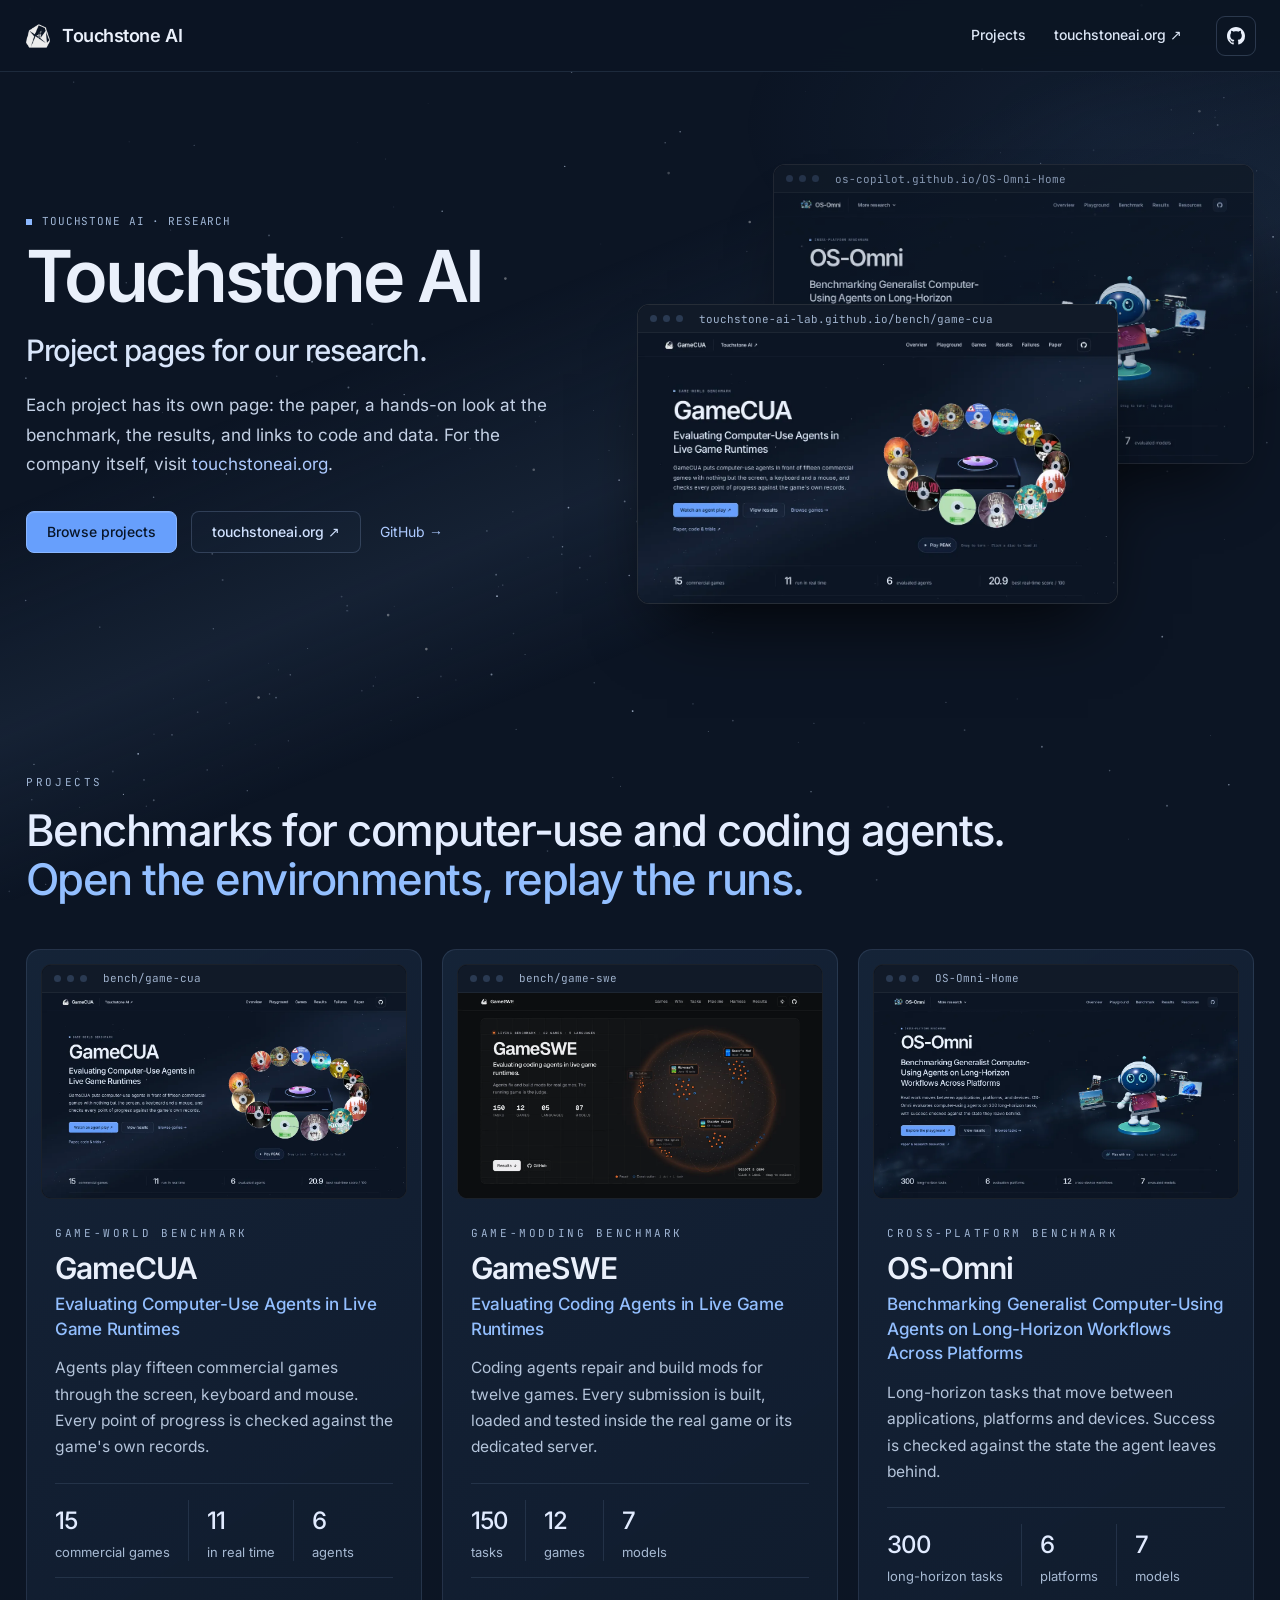
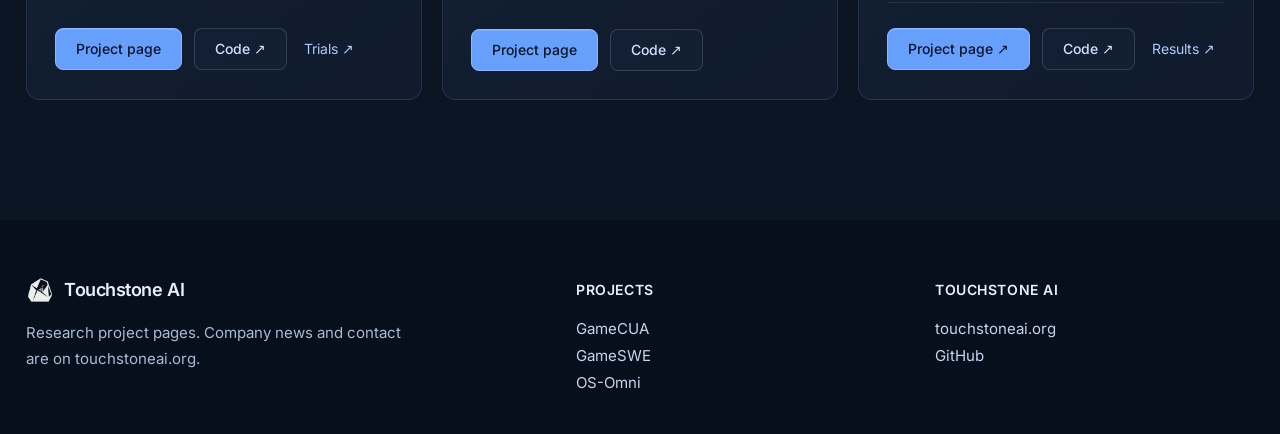
<file: index.html>
<!doctype html>
<html lang="en">
<head>
  <meta charset="utf-8" />
  <meta name="viewport" content="width=device-width, initial-scale=1" />
  <title>Touchstone AI — Projects</title>
  <meta name="description" content="Project pages of Touchstone AI: GameCUA, GameSWE and OS-Omni, benchmarks for computer-use and coding agents." />
  <meta property="og:title" content="Touchstone AI — Projects" />
  <meta property="og:description" content="Project pages of Touchstone AI: GameCUA, GameSWE and OS-Omni." />
  <meta property="og:image" content="https://touchstone-ai-lab.github.io/assets/shots/gamecua.webp" />
  <link rel="icon" href="assets/touchstone.png" />
  <link rel="preload" href="assets/fonts/inter-latin-wght-normal.woff2" as="font" type="font/woff2" crossorigin />
  <link rel="stylesheet" href="assets/site.css" />
</head>
<body>
  <canvas id="stars" aria-hidden="true"></canvas>

  <header class="nav">
    <div class="nav-in">
      <a class="brand" href="#top"><img src="assets/touchstone.png" alt="" />Touchstone AI</a>
      <nav>
        <a href="#projects">Projects</a>
        <a href="https://touchstoneai.org/">touchstoneai.org ↗</a>
      </nav>
      <a class="icon-btn" href="https://github.com/Touchstone-AI-Lab" aria-label="GitHub">
        <svg viewBox="0 0 16 16" width="18" height="18" fill="currentColor"><path d="M8 0C3.58 0 0 3.58 0 8c0 3.54 2.29 6.53 5.47 7.59.4.07.55-.17.55-.38 0-.19-.01-.82-.01-1.49-2.01.37-2.53-.49-2.69-.94-.09-.23-.48-.94-.82-1.13-.28-.15-.68-.52-.01-.53.63-.01 1.08.58 1.23.82.72 1.21 1.87.87 2.33.66.07-.52.28-.87.51-1.07-1.78-.2-3.64-.89-3.64-3.95 0-.87.31-1.59.82-2.15-.08-.2-.36-1.02.08-2.12 0 0 .67-.21 2.2.82.64-.18 1.32-.27 2-.27.68 0 1.36.09 2 .27 1.53-1.04 2.2-.82 2.2-.82.44 1.1.16 1.92.08 2.12.51.56.82 1.27.82 2.15 0 3.07-1.87 3.75-3.65 3.95.29.25.54.73.54 1.48 0 1.07-.01 1.93-.01 2.2 0 .21.15.46.55.38A8.013 8.013 0 0016 8c0-4.42-3.58-8-8-8z"/></svg>
      </a>
    </div>
  </header>

  <main>
    <section id="top" class="hero">
      <div class="wrap hero-grid">
        <div>
          <p class="kicker"><i></i>Touchstone AI · Research</p>
          <h1>Touchstone AI</h1>
          <p class="hero-title">Project pages for our research.</p>
          <p class="hero-lede">Each project has its own page: the paper, a hands-on look at the benchmark, the results, and links to code and data. For the company itself, visit <a href="https://touchstoneai.org/">touchstoneai.org</a>.</p>
          <div class="hero-btns">
            <a class="btn primary" href="#projects">Browse projects</a>
            <a class="btn" href="https://touchstoneai.org/">touchstoneai.org ↗</a>
            <a class="text-link" href="https://github.com/Touchstone-AI-Lab">GitHub →</a>
          </div>
        </div>
        <div class="stack" aria-hidden="true">
          <a class="screen back" href="https://os-copilot.github.io/OS-Omni-Home/" tabindex="-1">
            <span class="bar"><i></i><i></i><i></i><b>os-copilot.github.io/OS-Omni-Home</b></span>
            <img src="assets/shots/osomni.webp" alt="" />
          </a>
          <a class="screen front" href="bench/game-cua/" tabindex="-1">
            <span class="bar"><i></i><i></i><i></i><b>touchstone-ai-lab.github.io/bench/game-cua</b></span>
            <img src="assets/shots/gamecua.webp" alt="" />
          </a>
        </div>
      </div>
    </section>

    <section id="projects" class="band">
      <div class="wrap">
        <div class="head">
          <p class="eyebrow">Projects</p>
          <h2 class="title">Benchmarks for computer-use and coding agents.<br /><span class="hl">Open the environments, replay the runs.</span></h2>
        </div>
        <div class="projects">
          <article class="card project">
            <a class="shot" href="bench/game-cua/">
              <span class="bar"><i></i><i></i><i></i><b>bench/game-cua</b></span>
              <img src="assets/shots/gamecua.webp" alt="GameCUA project page" loading="lazy" />
            </a>
            <div class="body">
              <p class="eyebrow">Game-world benchmark</p>
              <h3><a href="bench/game-cua/">GameCUA</a></h3>
              <p class="full">Evaluating Computer-Use Agents in Live Game Runtimes</p>
              <p>Agents play fifteen commercial games through the screen, keyboard and mouse. Every point of progress is checked against the game's own records.</p>
              <dl class="mini">
                <div><dt>15</dt><dd>commercial games</dd></div>
                <div><dt>11</dt><dd>in real time</dd></div>
                <div><dt>6</dt><dd>agents</dd></div>
              </dl>
              <div class="links">
                <a class="btn primary" href="bench/game-cua/">Project page</a>
                <a class="btn" href="https://github.com/Touchstone-AI-Lab/GameCUA">Code ↗</a>
                <a class="text-link" href="https://huggingface.co/datasets/Zhuhan/GameCUA">Trials ↗</a>
              </div>
            </div>
          </article>
          <article class="card project">
            <a class="shot" href="bench/game-swe/">
              <span class="bar"><i></i><i></i><i></i><b>bench/game-swe</b></span>
              <img src="assets/shots/gameswe.webp" alt="GameSWE project page" loading="lazy" />
            </a>
            <div class="body">
              <p class="eyebrow">Game-modding benchmark</p>
              <h3><a href="bench/game-swe/">GameSWE</a></h3>
              <p class="full">Evaluating Coding Agents in Live Game Runtimes</p>
              <p>Coding agents repair and build mods for twelve games. Every submission is built, loaded and tested inside the real game or its dedicated server.</p>
              <dl class="mini">
                <div><dt>150</dt><dd>tasks</dd></div>
                <div><dt>12</dt><dd>games</dd></div>
                <div><dt>7</dt><dd>models</dd></div>
              </dl>
              <div class="links">
                <a class="btn primary" href="bench/game-swe/">Project page</a>
                <a class="btn" href="https://github.com/Touchstone-AI-Lab/game-swe">Code ↗</a>
              </div>
            </div>
          </article>
          <article class="card project">
            <a class="shot" href="https://os-copilot.github.io/OS-Omni-Home/">
              <span class="bar"><i></i><i></i><i></i><b>OS-Omni-Home</b></span>
              <img src="assets/shots/osomni.webp" alt="OS-Omni project page" loading="lazy" />
            </a>
            <div class="body">
              <p class="eyebrow">Cross-platform benchmark</p>
              <h3><a href="https://os-copilot.github.io/OS-Omni-Home/">OS-Omni</a></h3>
              <p class="full">Benchmarking Generalist Computer-Using Agents on Long-Horizon Workflows Across Platforms</p>
              <p>Long-horizon tasks that move between applications, platforms and devices. Success is checked against the state the agent leaves behind.</p>
              <dl class="mini">
                <div><dt>300</dt><dd>long-horizon tasks</dd></div>
                <div><dt>6</dt><dd>platforms</dd></div>
                <div><dt>7</dt><dd>models</dd></div>
              </dl>
              <div class="links">
                <a class="btn primary" href="https://os-copilot.github.io/OS-Omni-Home/">Project page ↗</a>
                <a class="btn" href="https://github.com/OS-Copilot/OS-Omni">Code ↗</a>
                <a class="text-link" href="https://huggingface.co/datasets/YUNTA88/osomniresult">Results ↗</a>
              </div>
            </div>
          </article>
        </div>
      </div>
    </section>
  </main>

  <footer class="site">
    <div class="wrap">
      <div class="foot-grid">
        <div>
          <a class="brand" href="#top"><img src="assets/touchstone.png" alt="" />Touchstone AI</a>
          <p>Research project pages. Company news and contact are on touchstoneai.org.</p>
        </div>
        <div><h4>Projects</h4><a href="bench/game-cua/">GameCUA</a><a href="bench/game-swe/">GameSWE</a><a href="https://os-copilot.github.io/OS-Omni-Home/">OS-Omni</a></div>
        <div><h4>Touchstone AI</h4><a href="https://touchstoneai.org/">touchstoneai.org</a><a href="https://github.com/Touchstone-AI-Lab">GitHub</a></div>
      </div>
    </div>
  </footer>

  <script src="assets/stars.js"></script>
</body>
</html>
</file>
<file: assets/site.css>
/* Touchstone AI project index, in the visual language of the GameCUA and OS-Omni pages: night-navy
   starfield, Inter, mono kickers, two-line headings with a periwinkle second line, translucent cards. */
@font-face { font-family: "Inter Variable"; font-weight: 100 900; font-display: swap; src: url(fonts/inter-latin-wght-normal.woff2) format("woff2-variations"); }
@font-face { font-family: "JetBrains Mono"; font-weight: 400; font-display: swap; src: url(fonts/jetbrains-mono-latin-400-normal.woff2) format("woff2"); }
:root {
  --bg: #0c1524; --hi: #eaf0fb; --text: #c4d1e5; --dim: #a7bad3; --faint: #7f93b0;
  --accent: #8cb8ff; --accent-2: #679ffc; --accent-soft: #adcaff;
  --line: rgba(159, 190, 236, 0.125); --line-2: rgba(162, 189, 229, 0.216);
  --card: linear-gradient(145deg, rgba(23, 38, 59, 0.85), rgba(16, 28, 46, 0.91));
  --sans: "Inter Variable", Inter, Arial, sans-serif; --mono: "JetBrains Mono", Consolas, monospace;
}
* { box-sizing: border-box; }
html { scroll-behavior: smooth; scroll-padding-top: 72px; }
body { margin: 0; font: 400 17px/1.75 var(--sans); color: var(--text); background: var(--bg); -webkit-font-smoothing: antialiased; overflow-x: hidden; }
body::before {
  content: ""; position: fixed; inset: 0; z-index: -2; pointer-events: none;
  background:
    radial-gradient(40% 30% at 86% 14%, rgba(60, 94, 140, 0.12), transparent 70%),
    linear-gradient(158deg, transparent 36%, rgba(38, 57, 82, 0.22) 46%, rgba(52, 74, 104, 0.24) 52%, transparent 64%);
}
#stars { position: fixed; inset: 0; width: 100%; height: 100%; z-index: -1; pointer-events: none; }
a { color: inherit; }
img { display: block; max-width: 100%; }
.wrap { width: min(1228px, 100% - 48px); margin: 0 auto; }

.nav { position: fixed; inset: 0 0 auto; z-index: 50; height: 72px; background: rgba(12, 21, 36, 0.91); backdrop-filter: blur(14px); border-bottom: 1px solid var(--line); }
.nav-in { height: 100%; width: min(1280px, 100% - 48px); margin: 0 auto; display: flex; align-items: center; gap: 22px; }
.brand { display: flex; align-items: center; gap: 10px; text-decoration: none; color: var(--hi); font-weight: 600; font-size: 18px; letter-spacing: -0.025em; }
.brand img { width: 28px; height: 28px; object-fit: contain; filter: brightness(0) invert(0.93); }
.nav nav { margin-left: auto; display: flex; gap: 4px; }
.nav nav a { font-size: 14px; font-weight: 500; text-decoration: none; color: #dce6f5; padding: 7px 12px; border-radius: 9px; }
.nav nav a:hover { background: rgba(162, 189, 229, 0.09); color: var(--hi); }
.icon-btn { display: grid; place-items: center; width: 40px; height: 40px; border: 1px solid var(--line-2); border-radius: 9px; color: var(--hi); }
.icon-btn + .icon-btn { margin-left: -14px; } /* header gap is 22px; keep icon buttons 8px apart */
.icon-btn:hover { background: rgba(162, 189, 229, 0.09); }

.btn { display: inline-flex; align-items: center; height: 42px; padding: 0 20px; border-radius: 8px; font-size: 14px; font-weight: 500; text-decoration: none; color: #d1e2ff; background: rgba(137, 181, 255, 0.024); border: 1px solid var(--line-2); transition: background .15s; }
.btn:hover { background: rgba(137, 181, 255, 0.08); }
.btn.primary { color: #081527; background: var(--accent-2); border-color: #89b6ff; box-shadow: inset 0 1px 0 rgba(255, 255, 255, 0.15); }
.btn.primary:hover { background: #7aacff; }
.text-link { font-size: 14px; color: var(--accent-soft); text-decoration: none; padding: 10px 5px; }
.kicker, .eyebrow { font: 400 11px/1.6 var(--mono); letter-spacing: 0.2em; text-transform: uppercase; color: #9fb5d4; margin: 0; }
.kicker { display: flex; align-items: center; gap: 10px; letter-spacing: 0.08em; }
.kicker i { width: 6px; height: 6px; background: var(--accent); }

.hero { padding: 104px 0 0; }
.hero-grid { display: grid; grid-template-columns: 1fr 1.08fr; gap: 40px; align-items: center; min-height: 560px; }
.hero h1 { margin: 10px 0 18px; font-size: clamp(54px, 5.6vw, 76px); line-height: 1; font-weight: 600; letter-spacing: -0.045em; color: var(--hi); }
.hero-title { margin: 0 0 22px; font-size: clamp(24px, 2.3vw, 31px); line-height: 1.3; font-weight: 500; letter-spacing: -0.035em; color: #d9e6fb; }
.hero-lede { margin: 0 0 30px; max-width: 540px; }
.hero-lede a { color: var(--accent-soft); text-decoration: none; }
.hero-btns { display: flex; flex-wrap: wrap; align-items: center; gap: 14px; }

/* Two project pages stacked like open windows */
.stack { position: relative; height: 440px; }
.screen { position: absolute; width: 78%; border-radius: 12px; overflow: hidden; background: #05080e; border: 1px solid rgba(190, 210, 240, 0.18); box-shadow: 0 40px 70px -30px rgba(0, 0, 0, 0.85); transition: transform .35s ease; }
.screen.back { right: 0; top: 0; opacity: 0.82; }
.screen.front { left: 0; bottom: 0; }
.stack:hover .screen.back { transform: translateY(-8px); }
.stack:hover .screen.front { transform: translateY(6px); }
.bar { display: flex; align-items: center; gap: 6px; height: 28px; padding: 0 12px; background: #111a28; border-bottom: 1px solid rgba(255, 255, 255, 0.05); white-space: nowrap; overflow: hidden; }
.bar i { flex: none; width: 7px; height: 7px; border-radius: 50%; background: #2a3a52; }
.bar b { margin-left: 10px; font: 400 11px var(--mono); color: #9fb2cd; overflow: hidden; text-overflow: ellipsis; }
.screen, .shot { text-decoration: none; }
.screen img, .shot img { width: 100%; aspect-ratio: 16 / 9; object-fit: cover; }

.band { padding: 110px 0 40px; }
.head { margin: 0 0 44px; }
.eyebrow { letter-spacing: 0.24em; margin-bottom: 14px; }
.title { margin: 0; font-size: clamp(32px, 3.4vw, 48px); line-height: 1.14; font-weight: 500; letter-spacing: -0.035em; color: #e4edff; }
.hl { color: #93bfff; }
.card { background: var(--card); border: 1px solid rgba(162, 189, 229, 0.137); border-radius: 14px; }

.projects { display: grid; grid-template-columns: repeat(3, 1fr); gap: 20px; }
.project { display: flex; flex-direction: column; overflow: hidden; }
.shot { display: block; margin: 14px 14px 0; border-radius: 10px; overflow: hidden; border: 1px solid rgba(190, 210, 240, 0.12); background: #05080e; }
.shot img { transition: transform .4s ease; }
.shot:hover img { transform: scale(1.02); }
.project .body { display: flex; flex-direction: column; flex: 1; padding: 26px 28px 28px; }
.project .eyebrow { margin-bottom: 8px; font-size: 11px; line-height: 1.6; color: #9fb5d4; }
.project h3 { margin: 0; font-size: 30px; line-height: 1.2; font-weight: 600; letter-spacing: -0.035em; color: var(--hi); }
.project h3 a { text-decoration: none; }
.project .full { margin: 6px 0 14px; font-size: 17px; line-height: 1.45; font-weight: 500; letter-spacing: -0.015em; color: #93bfff; }
.project p { margin: 0; font-size: 15.5px; line-height: 1.7; color: #b4c4da; }
.mini { display: flex; gap: 0; margin: 22px 0 24px; padding: 16px 0; border-top: 1px solid var(--line); border-bottom: 1px solid var(--line); }
.mini div { display: flex; align-items: baseline; gap: 9px; padding: 0 20px; border-left: 1px solid var(--line); }
.mini div:first-child { padding-left: 0; border-left: 0; }
.mini dt { font-size: 24px; font-weight: 500; letter-spacing: -0.05em; color: #e1ebff; }
.mini dd { margin: 0; font-size: 13px; color: var(--dim); }
.links { display: flex; flex-wrap: wrap; align-items: center; gap: 12px; margin-top: auto; }

footer.site { margin-top: 80px; padding: 54px 0 38px; background: rgba(8, 15, 27, 0.79); font-size: 15px; }
.foot-grid { display: grid; grid-template-columns: 1.6fr 1fr 1fr; gap: 40px; }
.foot-grid p { color: #a9bbd4; max-width: 380px; margin: 14px 0 0; }
.foot-grid h4 { margin: 4px 0 12px; font-size: 14px; font-weight: 600; letter-spacing: 0.04em; text-transform: uppercase; color: var(--hi); }
.foot-grid a:not(.brand) { display: block; text-decoration: none; color: #c5d5ec; line-height: 1.8; }
.foot-grid a:not(.brand):hover { color: var(--hi); }

@media (max-width: 1180px) { .projects { grid-template-columns: 1fr 1fr; } }
/* Three cards per row: stack each mini stat so its label stays on one line. */
@media (min-width: 1181px) { .mini div { flex-direction: column; gap: 2px; padding: 0 18px; } .mini dd { line-height: 1.35; } }
@media (max-width: 960px) {
  .hero-grid { grid-template-columns: 1fr; min-height: 0; gap: 48px; }
  .stack { height: 62vw; max-height: 440px; }
  .projects { grid-template-columns: 1fr; }
}
@media (max-width: 640px) {
  .nav nav { display: none; }
  .icon-btn { margin-left: auto; }
  .hero { padding-top: 100px; }
  .stack { height: 72vw; }
  .screen { width: 86%; }
  .band { padding-top: 80px; }
  .project .body { padding: 22px 20px 24px; }
  .project h3 { font-size: 26px; }
  .mini div { padding: 0 12px; flex-direction: column; gap: 0; }
  .foot-grid { grid-template-columns: 1fr 1fr; }
  .foot-grid > div:first-child { grid-column: 1 / -1; }
}
@media (prefers-reduced-motion: reduce) { html { scroll-behavior: auto; } .screen, .shot img { transition: none; } }
</file>
